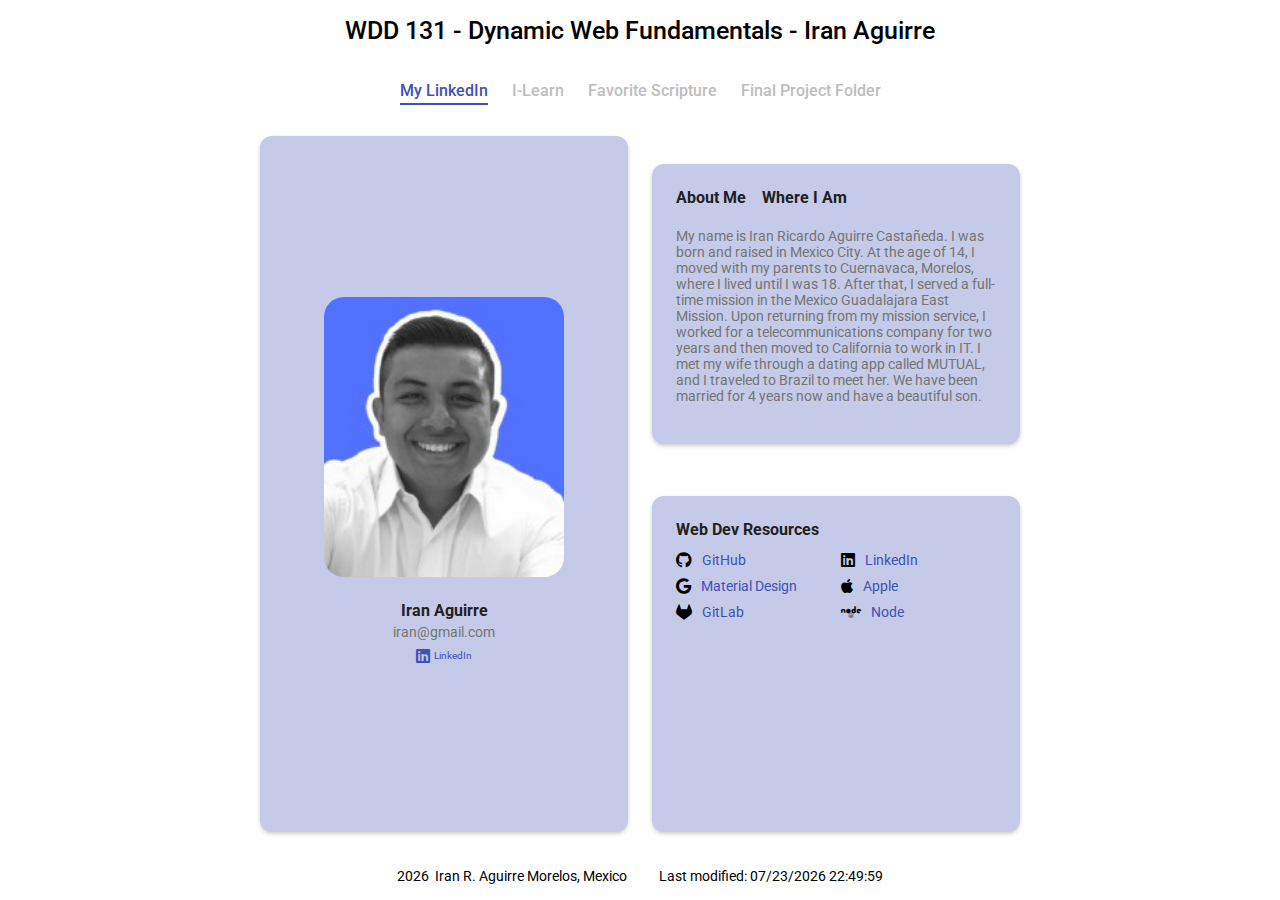
<file: index.html>
<!DOCTYPE html>
<html lang="en">
<head>
    <meta charset="UTF-8">
    <meta name="viewport" content="width=device-width, initial-scale=1.0">
    <title>WDD 131 - Dynamic Web Fundamentals - Iran Aguirre</title>
    <link rel="preconnect" href="https://fonts.googleapis.com">
<link rel="preconnect" href="https://fonts.gstatic.com" crossorigin>
<link href="https://fonts.googleapis.com/css2?family=Roboto:ital,wght@0,300;0,400;0,500;0,700;0,900;1,900&display=swap"
    rel="stylesheet">
    <link rel="stylesheet" href="./styles/base.css">
    <link rel="stylesheet" href="https://cdnjs.cloudflare.com/ajax/libs/font-awesome/6.5.2/css/all.min.css"/>

</head>
<body>
    <div class="container">
        <header class="page-header">
            <h1 class="header-title">WDD 131 - Dynamic Web Fundamentals - Iran Aguirre</h1>
            <nav class="main-navigation">
                <ul class="nav-list">
                    <li class="nav-item"><a href="https://www.linkedin.com/in/iran-aguirre/" class="nav-link active" target="_blank">My LinkedIn</a></li>
                    <li class="nav-item"><a href="https://byui.instructure.com/" class="nav-link" target="_blank">I-Learn</a></li>
                    <li class="nav-item"><a href="https://www.churchofjesuschrist.org/study/scriptures/dc-testament/dc/121?lang=spa&id=p7-p8#p7" class="nav-link" target="_blank">Favorite Scripture</a></li>
                    <li class="nav-item"><a href="#" class="nav-link" target="_blank">Final Project Folder</a></li>
                </ul>
            </nav>
        </header>
            
        <main class="main-content">
            <section class="card profile-card">
                <div class="profile-img-container">
                    <img src="./images/profile.jpeg" alt="Iran's Picture" class="profile-img">
                </div>
                <div class="profile-data">
                    <h4>Iran Aguirre</h4>
                    <p>iran@gmail.com</p>
                    <a href="https://www.linkedin.com/in/iran-aguirre/" target="_blank">
                        <i class="fab fa-linkedin resource-icon"></i>
                        <span>LinkedIn</span>
                    </a>
                </div>
            </section>
            <section class="card aboutme-card">
                <div class="card-title-row">
                    <h2 class="card-title" data-target="my-profile">About Me</h2>
                    <h2 class="card-title" data-target="my-country">Where I Am</h2>
                  </div>
                <div class="card-content my-profile">
                  <p>My name is Iran Ricardo Aguirre Castañeda. I was born and raised in Mexico City. At the age of 14, I moved with my parents to Cuernavaca, Morelos, where I lived until I was 18. After that, I served a full-time mission in the Mexico Guadalajara East Mission. Upon returning from my mission service, I worked for a telecommunications company for two years and then moved to California to work in IT. I met my wife through a dating app called MUTUAL, and I traveled to Brazil to meet her. We have been married for 4 years now and have a beautiful son.</p>
                </div>
                <div class="card-content my-country">
                  <div class="location-info">
                    <p class="location-description">Cuernavaca, Morelos, is a vibrant city located in central Mexico. Known for its pleasant climate, Cuernavaca is often referred to as the "City of Eternal Spring." It boasts beautiful colonial architecture, lush gardens, and a rich cultural heritage. Many visitors are drawn to its historic landmarks, such as the Palacio de Cortés and the Cuernavaca Cathedral. Additionally, Cuernavaca is famous for its traditional cuisine, including dishes like mole poblano and cochinita pibil.</p>
                  </div>
                </div>
              </section>
              <section class="card links-card">
                <h2 class="card-title">Web Dev Resources</h2>
                <ul class="resource-list">
                    <li><i class="fab fa-github resource-icon"></i><a href="#" class="resource-link" target="_blank">GitHub</a></li>
                    <li><i class="fab fa-linkedin resource-icon"></i><a href="#" class="resource-link" target="_blank">LinkedIn</a></li>
                    <li><i class="fab fa-google resource-icon"></i><a href="#" class="resource-link" target="_blank">Material Design</a></li>
                    <li><i class="fab fa-apple resource-icon"></i><a href="#" class="resource-link" target="_blank">Apple</a></li>
                    <li><i class="fab fa-gitlab resource-icon"></i><a href="#" class="resource-link" target="_blank">GitLab</a></li>
                    <li><i class="fab fa-node resource-icon"></i><a href="#" class="resource-link" target="_blank">Node</a></li>
                </ul>
            </section>
            
        </main>  
        <footer class="page-footer">
            <p class="footer-info">
              <span id="currentyear" class="current-year"></span> Iran R. Aguirre Morelos, Mexico
            </p>
            <p id="lastModified" class="last-modified"></p>
        </footer>
    </div>
      
    <script src="./scripts/getdates.js"></script>
</body>
</html>
</file>
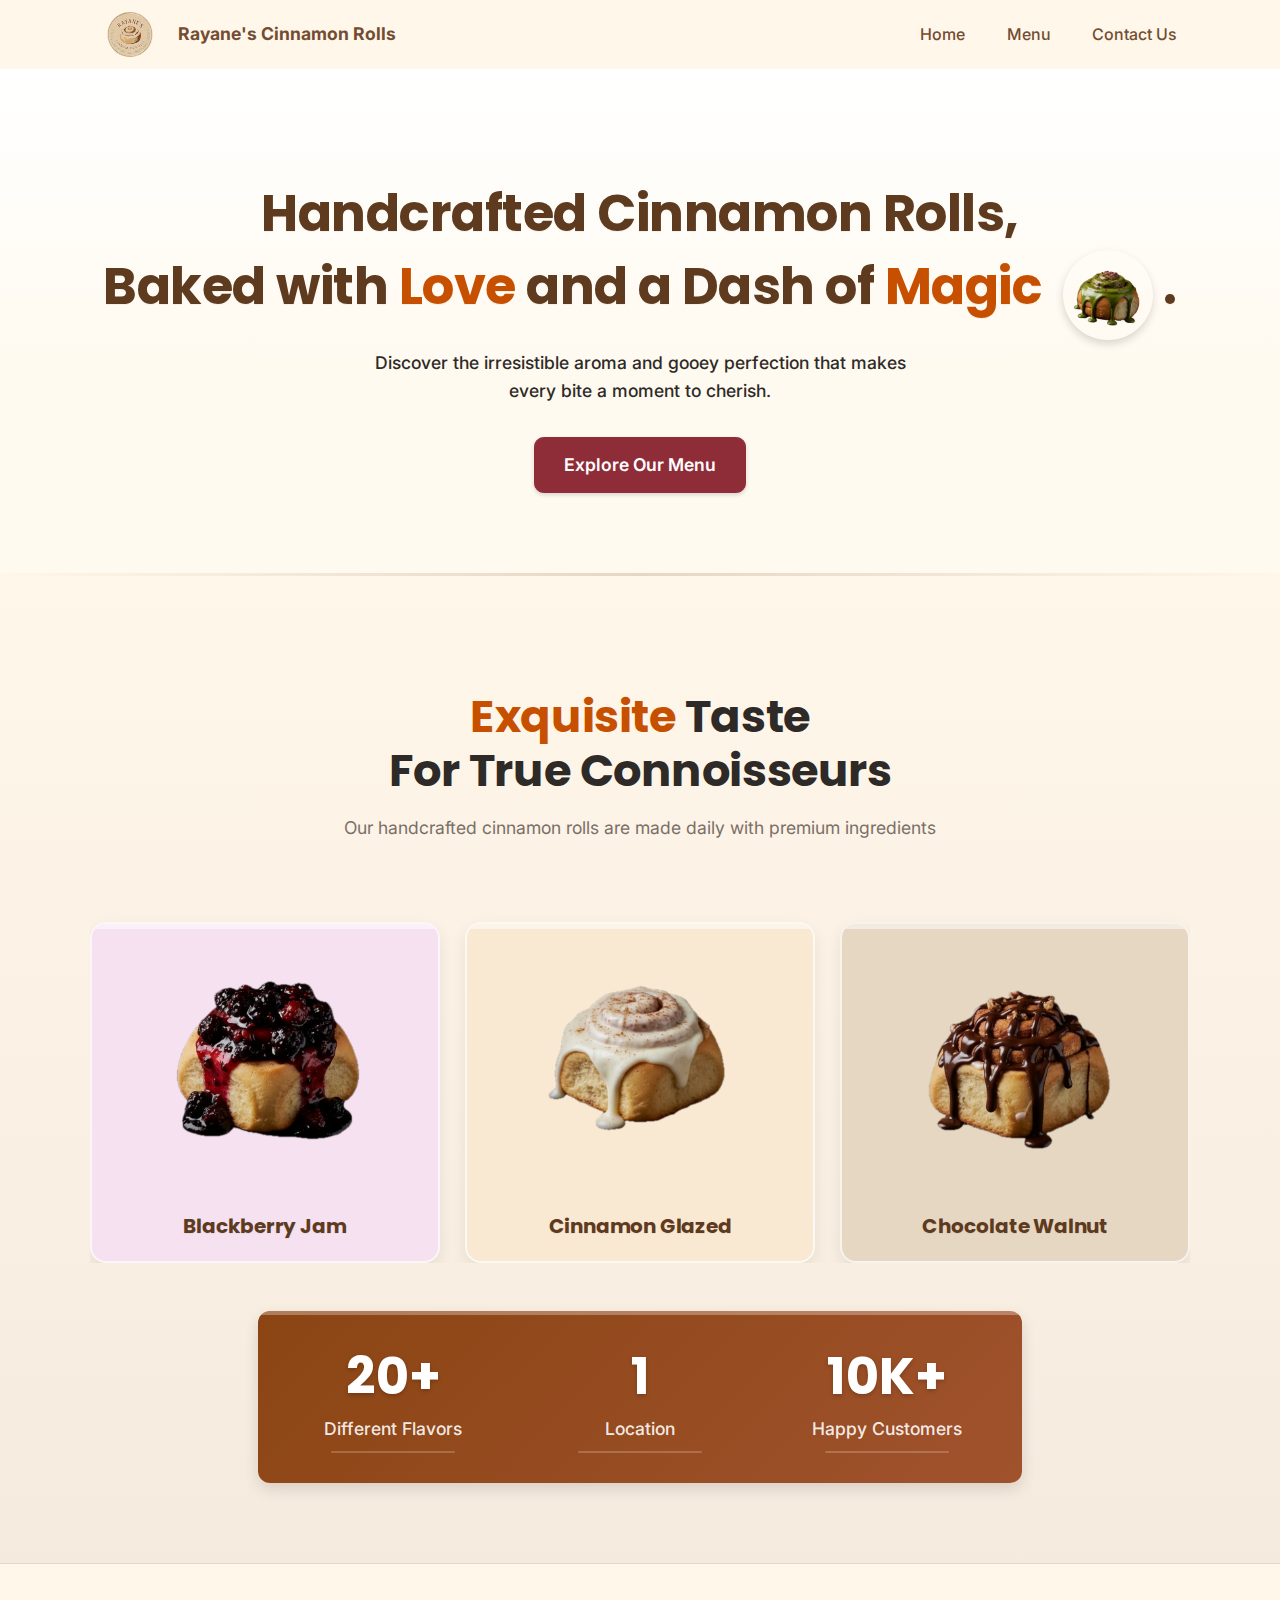
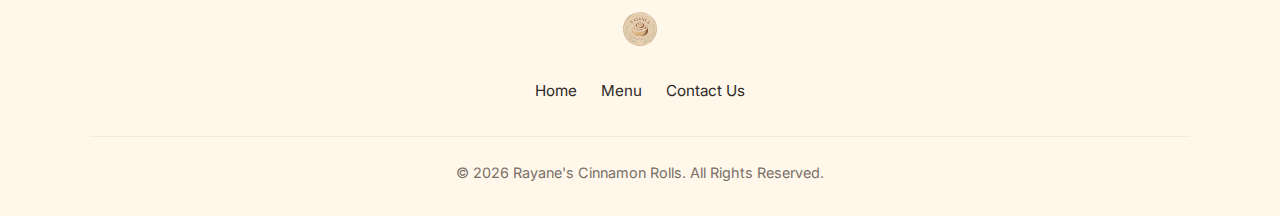
<file: final-project/index.html>
<!DOCTYPE html>
<html lang="en">
    <head>
        <meta charset="utf-8" />
        <meta name="viewport" content="width=device-width, initial-scale=1" />
        <meta
            name="description"
            content="Home page for the Final Project site"
        />
        <meta name="author" content="Iran Aguirre" />
        <title>Home — Final Project</title>
        <!-- Fonts: Inter for body, Poppins for headings -->
        <link rel="preconnect" href="https://fonts.gstatic.com" crossorigin />
        <link
            href="https://fonts.googleapis.com/css2?family=Inter:wght@400;500;600&family=Poppins:wght@600;700&display=swap"
            rel="stylesheet"
        />
        <!-- Font Awesome (icons) -->
        <link
            rel="stylesheet"
            href="https://cdnjs.cloudflare.com/ajax/libs/font-awesome/6.5.2/css/all.min.css"
            crossorigin="anonymous"
            referrerpolicy="no-referrer"
        />
        <link rel="stylesheet" href="styles/base.css" />
        <link rel="stylesheet" href="styles/home.css" />
    </head>
    <body>
        <header class="site-header container">
            <div class="brand">
                <a class="logo-link" href="index.html" aria-label="Home">
                    <img
                        src="images/logos/Rayaness-cin-logo.svg"
                        alt="Rayaness Cin logo"
                        class="logo"
                        width="80"
                        height="45"
                        decoding="async"
                    />
                    <span class="site-title">Rayane's Cinnamon Rolls</span>
                </a>
            </div>
            <button
                class="menu-toggle"
                aria-label="Open menu"
                aria-expanded="false"
            >
                <i class="fa-solid fa-bars" aria-hidden="true"></i>
            </button>
            <nav class="site-nav" aria-label="Main">
                <ul>
                    <li><a href="index.html">Home</a></li>
                    <li><a href="menu.html">Menu</a></li>
                    <li><a href="contact.html">Contact Us</a></li>
                </ul>
            </nav>
        </header>

        <main>
            <section class="hero">
                <div class="container">
                    <h1 class="hero-title">
                        Handcrafted Cinnamon Rolls, <br />
                        Baked with <span class="highlight">Love</span> and a
                        Dash of <span class="highlight">Magic</span>
                        <figure>
                            <img
                                src="images/menu/roll-05.webp"
                                alt="Hero Figure"
                            />
                        </figure>
                        .
                    </h1>
                    <p class="hero-subtitle">
                        Discover the irresistible aroma and gooey perfection
                        that makes every bite a moment to cherish.
                    </p>
                    <a href="menu.html" class="btn hero-cta"
                        >Explore Our Menu</a
                    >
                </div>
            </section>

            <section class="featured-products">
                <div class="container">
                    <h2 class="section-title">
                        <span class="highlight">Exquisite</span> Taste <br />For
                        True Connoisseurs
                    </h2>
                    <p class="section-subtitle">
                        Our handcrafted cinnamon rolls are made daily with
                        premium ingredients
                    </p>

                    <div class="product-showcase">
                        <div class="product-images">
                            <div class="product-image-container">
                                <!-- Product cards will be rendered here -->
                            </div>
                        </div>

                        <div class="stats-container">
                            <div class="stat-item">
                                <div class="stat-number">20+</div>
                                <div class="stat-label">Different Flavors</div>
                            </div>
                            <div class="stat-item">
                                <div class="stat-number">1</div>
                                <div class="stat-label">Location</div>
                            </div>
                            <div class="stat-item">
                                <div class="stat-number">10K+</div>
                                <div class="stat-label">Happy Customers</div>
                            </div>
                        </div>
                    </div>
                </div>
            </section>
        </main>

        <footer class="site-footer">
            <div class="container">
                <div class="footer-content">
                    <div class="footer-logo">
                        <img
                            src="images/logos/Rayaness-cin-logo.svg"
                            alt="Rayaness Cin logo"
                            width="60"
                            height="34"
                            decoding="async"
                        />
                    </div>
                    <div class="footer-links">
                        <nav aria-label="Footer">
                            <ul>
                                <li><a href="index.html">Home</a></li>
                                <li><a href="menu.html">Menu</a></li>
                                <li><a href="contact.html">Contact Us</a></li>
                            </ul>
                        </nav>
                    </div>
                </div>
                <div class="copyright">
                    &copy; <span id="currentYear">2025</span> Rayane's Cinnamon
                    Rolls. All Rights Reserved.
                </div>
            </div>
        </footer>

        <script src="scripts/main.js"></script>
    </body>
</html>
</file>
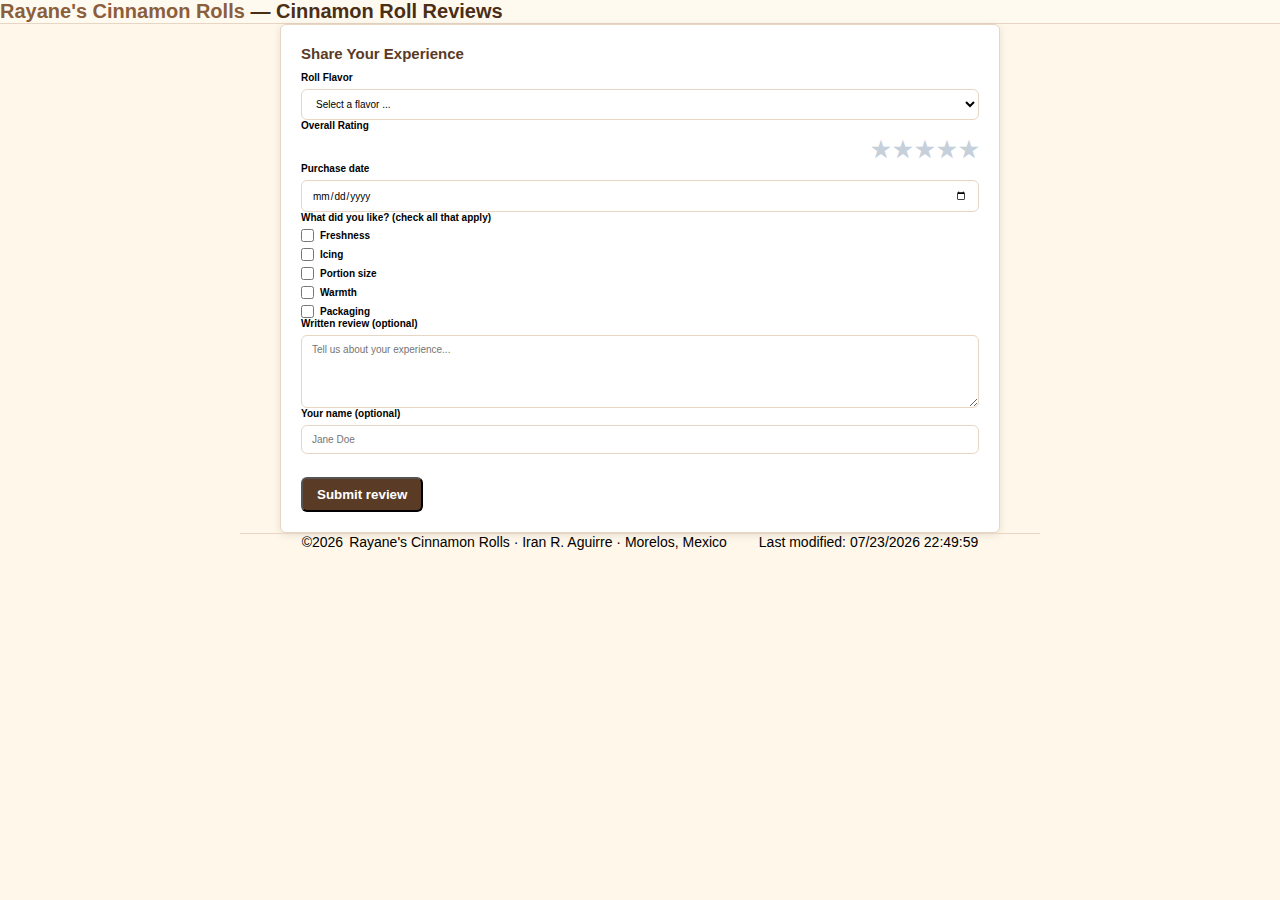
<file: form.html>
<!DOCTYPE html>
<html lang="en-US">
    <head>
        <meta charset="UTF-8" />
        <meta name="viewport" content="width=device-width, initial-scale=1.0" />
        <title>Rayane's Cinnamon Rolls | Product Review</title>
        <meta
            name="description"
            content="Product review form for Rayane's Cinnamon Rolls."
        />
        <meta name="author" content="Iran Aguirre" />
        <link rel="preconnect" href="https://fonts.googleapis.com" />
        <link rel="preconnect" href="https://fonts.gstatic.com" crossorigin />
        <link
            href="https://fonts.googleapis.com/css2?family=Inter:wght@300;400;600;700&display=swap"
            rel="stylesheet"
        />
        <link rel="stylesheet" href="./styles/base.css" />
        <link rel="stylesheet" href="./styles/form.css" />
    </head>
    <body>
        <header>
            <h1>
                <span id="form-title">Rayane's Cinnamon Rolls</span>
                — Cinnamon Roll Reviews
            </h1>
        </header>
        <main>
            <section class="form-card" aria-labelledby="reviewFormHeading">
                <h2 id="reviewFormHeading" class="section-title">
                    Share Your Experience
                </h2>
                <form method="get" action="review.html" class="review-form">
                    <fieldset>
                        <legend class="sr-only">Product details</legend>

                        <div class="form-control">
                            <label for="productName">Roll Flavor</label>
                            <select
                                id="productName"
                                name="productName"
                                required
                            >
                                <option value="" disabled selected>
                                    Select a flavor ...
                                </option>
                                <!-- Options populated by JS -->
                            </select>
                        </div>

                        <div class="form-control">
                            <span class="control-label">Overall Rating</span>
                            <div
                                class="rating"
                                role="radiogroup"
                                aria-label="Overall Rating"
                            >
                                <input
                                    type="radio"
                                    id="rating5"
                                    name="rating"
                                    value="5"
                                    required
                                />
                                <label for="rating5" title="5 stars">★</label>

                                <input
                                    type="radio"
                                    id="rating4"
                                    name="rating"
                                    value="4"
                                />
                                <label for="rating4" title="4 stars">★</label>

                                <input
                                    type="radio"
                                    id="rating3"
                                    name="rating"
                                    value="3"
                                />
                                <label for="rating3" title="3 stars">★</label>

                                <input
                                    type="radio"
                                    id="rating2"
                                    name="rating"
                                    value="2"
                                />
                                <label for="rating2" title="2 stars">★</label>

                                <input
                                    type="radio"
                                    id="rating1"
                                    name="rating"
                                    value="1"
                                />
                                <label for="rating1" title="1 star">★</label>
                            </div>
                        </div>

                        <div class="form-control">
                            <label for="purchaseDate">Purchase date</label>
                            <input
                                type="date"
                                id="purchaseDate"
                                name="purchaseDate"
                                required
                            />
                        </div>

                        <div class="form-control">
                            <span class="control-label"
                                >What did you like? (check all that apply)</span
                            >
                            <div class="checkbox-group">
                                <div class="checkbox-item">
                                    <input
                                        type="checkbox"
                                        id="feature1"
                                        name="features"
                                        value="durability"
                                    />
                                    <label for="feature1">Freshness</label>
                                </div>
                                <div class="checkbox-item">
                                    <input
                                        type="checkbox"
                                        id="feature2"
                                        name="features"
                                        value="ease-of-use"
                                    />
                                    <label for="feature2">Icing</label>
                                </div>
                                <div class="checkbox-item">
                                    <input
                                        type="checkbox"
                                        id="feature3"
                                        name="features"
                                        value="design"
                                    />
                                    <label for="feature3">Portion size</label>
                                </div>
                                <div class="checkbox-item">
                                    <input
                                        type="checkbox"
                                        id="feature4"
                                        name="features"
                                        value="performance"
                                    />
                                    <label for="feature4">Warmth</label>
                                </div>
                                <div class="checkbox-item">
                                    <input
                                        type="checkbox"
                                        id="feature5"
                                        name="features"
                                        value="value"
                                    />
                                    <label for="feature5">Packaging</label>
                                </div>
                            </div>
                        </div>

                        <div class="form-control">
                            <label for="review"
                                >Written review (optional)</label
                            >
                            <textarea
                                id="review"
                                name="review"
                                rows="5"
                                placeholder="Tell us about your experience..."
                            ></textarea>
                        </div>

                        <div class="form-control">
                            <label for="username">Your name (optional)</label>
                            <input
                                type="text"
                                id="username"
                                name="username"
                                placeholder="Jane Doe"
                            />
                        </div>
                    </fieldset>

                    <div class="form-actions">
                        <input
                            type="submit"
                            value="Submit review"
                            class="btn"
                        />
                    </div>
                </form>
            </section>
        </main>
        <footer class="page-footer">
            <p class="footer-info">
                © <span id="currentyear" class="current-year"></span> Rayane's
                Cinnamon Rolls · Iran R. Aguirre · Morelos, Mexico
            </p>
            <p id="lastModified" class="last-modified"></p>
        </footer>
        <script src="./scripts/getdates.js" defer></script>
        <script src="./scripts/form.js" defer></script>
    </body>
</html>
</file>
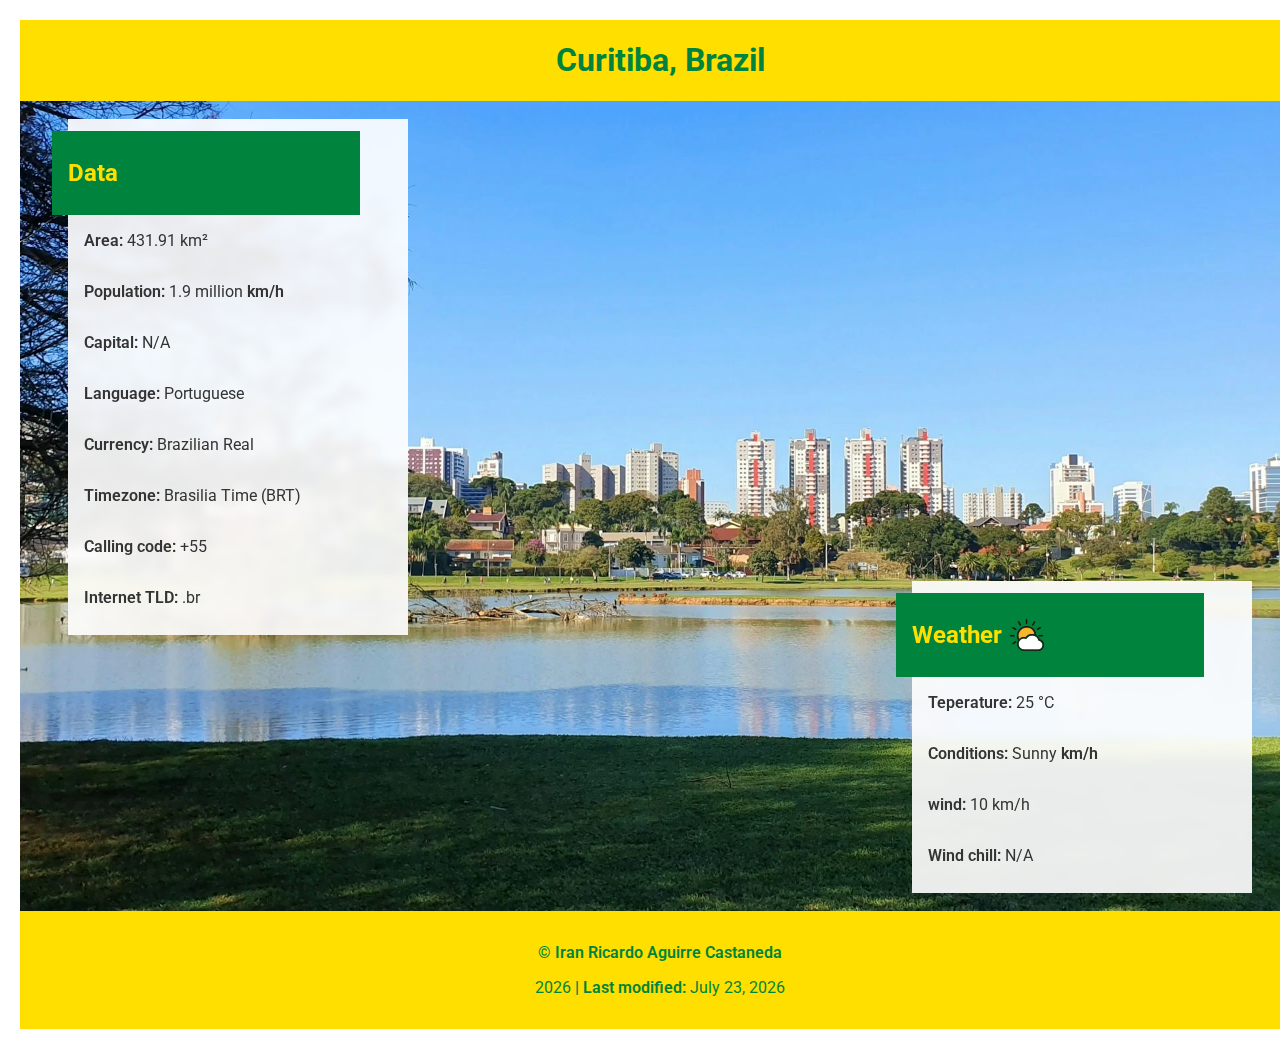
<file: place.html>
<!DOCTYPE html>
<html lang="en">
<head>
    <meta charset="UTF-8">
    <meta name="viewport" content="width=device-width, initial-scale=1.0">
    <title>Country or Place</title>
    <meta name="author" content="Iran Ricardo Aguirre castaneda">
    <meta name="description" content="A simple weather app for curitiba, Brazil using HTML, CSS and JavaScript with a responsive design">
    <link rel="preconnect" href="https://fonts.googleapis.com">
<link rel="preconnect" href="https://fonts.gstatic.com" crossorigin>
<link href="https://fonts.googleapis.com/css2?family=Roboto:ital,wght@0,100;0,300;0,400;0,500;0,700;0,900;1,100;1,300;1,400;1,500;1,700;1,900&display=swap" rel="stylesheet">
    <link rel="stylesheet" href="./styles/place.css">
<script src="./scripts/place.js" defer></script>

</head>
<body>
    <div class="container">
        <header class="header">
            <h1>Curitiba, Brazil</h1>
        </header>
        <main>
            <section class="hero">
                <picture>
                    <source srcset="./images/curitiba-mobile.webp" media="(max-width: 600px)">
                    <source srcset="./images/curitiba-desktop.webp" media="(min-width: 601px)">
                    <img src="hero-desktop.webp" alt="Curitiba - Brasil">
                </picture>
            </section>
            <section class="weather-container">
                <div class="weather-content">
                    <div class="weather-data weather-card">
                        <div class="weather-data-title">
                            <h2>Data</h2>
                        </div>
                        <p>Area: <span id="area"></span></p>
                        <p>Population: <span id="population">10</span> km/h</p>
                        <p>Capital: <span id="capital">N/A</span></p>
                        <p>Language: <span id="language">N/A</span></p>
                        <p>Currency: <span id="currency"></span></p>
                        <p>Timezone: <span id="timezone">N/A</span></p>
                        <p>Calling code: <span id="callingCode">N/A</span></p>
                        <p>Internet TLD: <span id="internetTld">N/A</span></p>
                    </div>
                    <div class="weather weather-card">
                        <div class="weather-data-title weather-data-title-mobile">
                            <h2>Weather</h2>
                            <img class="icons" src="./images/weather_clouds_sun_sunny_icon.svg" alt=" weather icon">
                        </div>
                        <p>Teperature: <span id="temperature"></span></p>
                        <p>Conditions: <span id="condition">10</span> km/h</p>
                        <p>wind: <span id="wind">N/A</span></p>
                        <p>Wind chill: <span id="windChill">N/A</span></p>
                    </div>
                </div>
            </section>
        </main>
        <footer class="footer-content">
            <p>&copy; Iran Ricardo Aguirre Castaneda</p>
            <p> <span id="year"></span> | Last modified: <span id="last-modified"></span></p>
        </footer>
    </div>
</body>
</html>
</file>
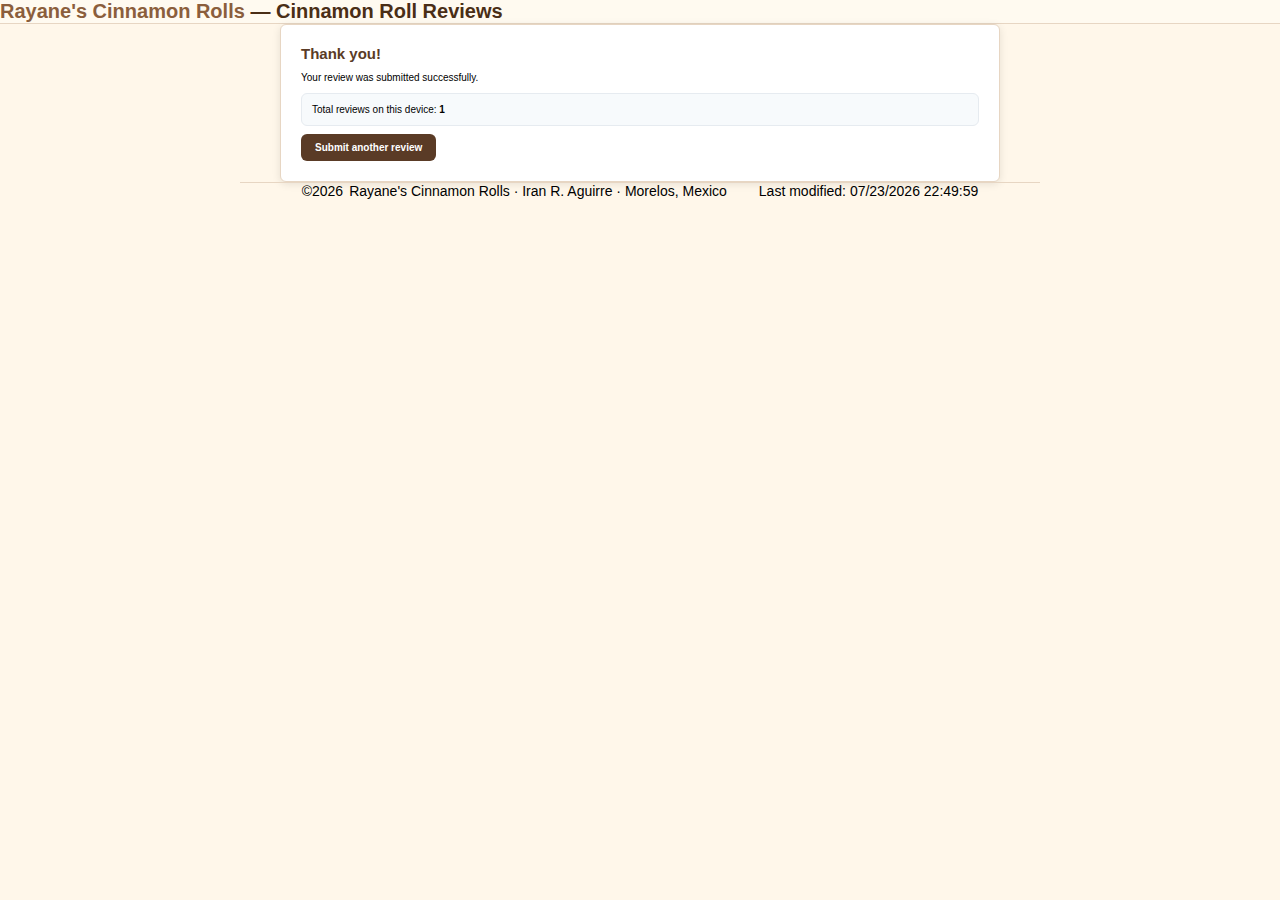
<file: review.html>
<!DOCTYPE html>
<html lang="en-US">
    <head>
        <meta charset="UTF-8" />
        <meta name="viewport" content="width=device-width, initial-scale=1.0" />
        <title>Review Submitted | Rayane's Cinnamon Rolls</title>
        <meta
            name="description"
            content="Review submission confirmation and counter."
        />
        <meta name="author" content="Iran Aguirre" />
        <link rel="preconnect" href="https://fonts.googleapis.com" />
        <link rel="preconnect" href="https://fonts.gstatic.com" crossorigin />
        <link
            href="https://fonts.googleapis.com/css2?family=Inter:wght@300;400;600;700&display=swap"
            rel="stylesheet"
        />
        <link rel="stylesheet" href="./styles/base.css" />
        <link rel="stylesheet" href="./styles/form.css" />
    </head>
    <body>
        <header>
            <h1>
                <span id="course-title">Rayane's Cinnamon Rolls</span>
                — Cinnamon Roll Reviews
            </h1>
        </header>
        <main>
            <section class="form-card" aria-labelledby="confirmHeading">
                <h2 id="confirmHeading" class="section-title">Thank you!</h2>
                <p>Your review was submitted successfully.</p>

                <div class="counter-card">
                    <p>
                        Total reviews on this device:
                        <strong id="reviewCount">0</strong>
                    </p>
                </div>

                <div class="form-actions">
                    <a class="btn" href="form.html">Submit another review</a>
                </div>
            </section>
        </main>
        <footer class="page-footer">
            <p class="footer-info">
                © <span id="currentyear" class="current-year"></span> Rayane's
                Cinnamon Rolls · Iran R. Aguirre · Morelos, Mexico
            </p>
            <p id="lastModified" class="last-modified"></p>
        </footer>
        <script src="./scripts/getdates.js" defer></script>
        <script src="./scripts/review.js" defer></script>
    </body>
</html>
</file>
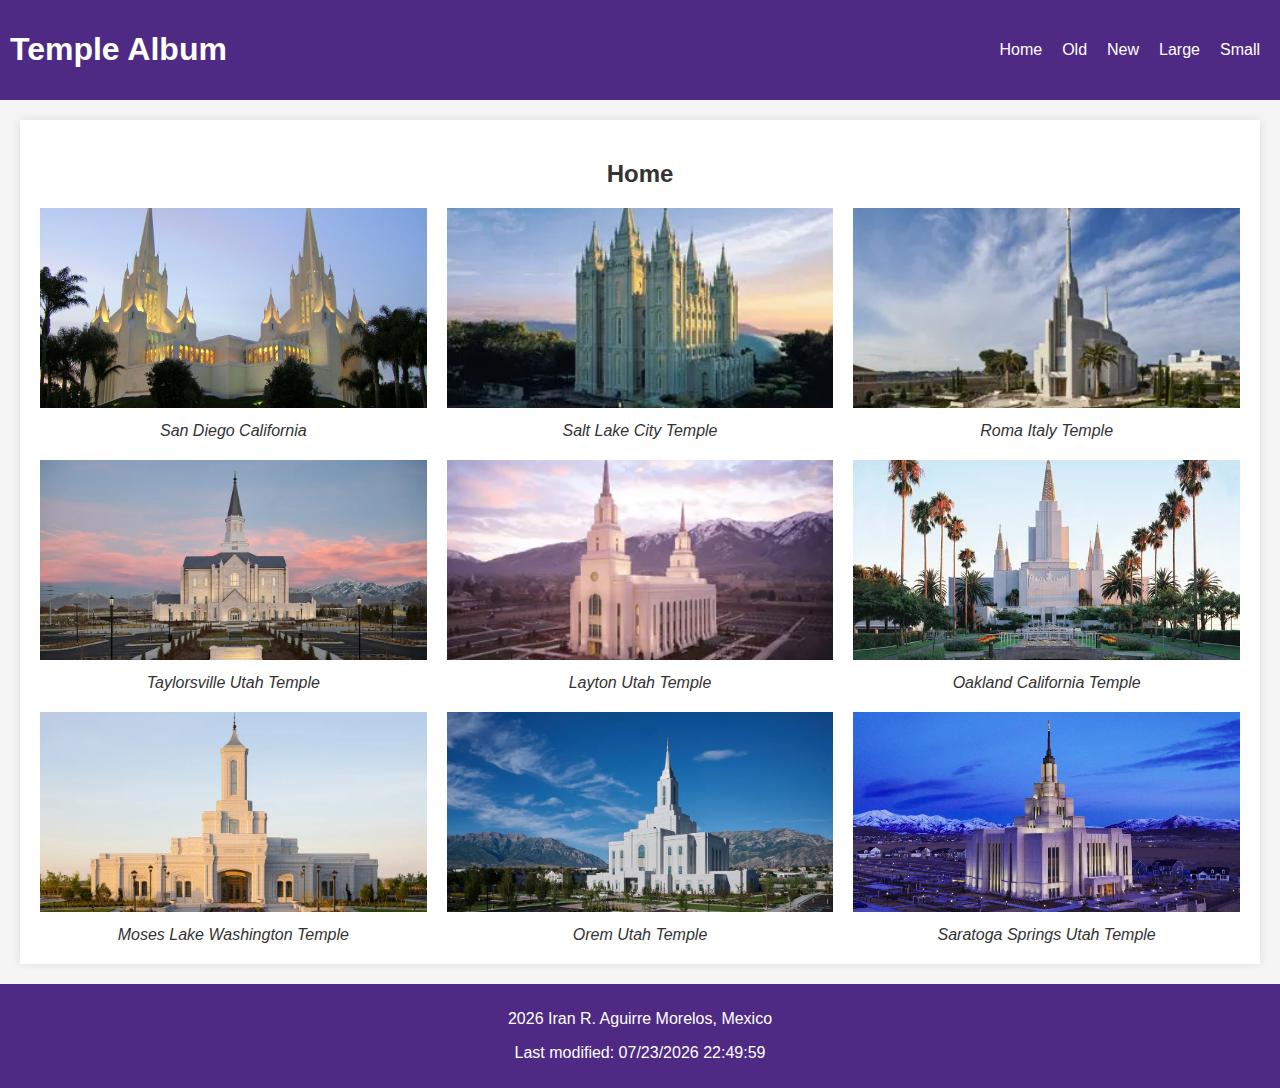
<file: temples.html>
<!DOCTYPE html>
<html lang="en-US">
<head>
   <meta charset="UTF-8">
   <meta name="viewport" content="width=device-width, initial-scale=1.0">
   <title>Temple Album</title>
   <meta name="author" content="Iran Ricardo Aguirre castaneda">
   <meta name="description" content="A collection of temples from around the world. This is a project for a second week of the Dynamic Web Fundamentals course.">
   <link rel="stylesheet" href="./styles/temples.css">
   <link rel="stylesheet" href="./styles/temples-large.css">
</head>
<body class="body">
    <header class="header">
        <h1 class="title">Temple Album</h1>
        <nav class="nav">
            <a href="#" class="nav-link">Home</a>
            <a href="#" class="nav-link">Old</a>
            <a href="#" class="nav-link">New</a>
            <a href="#" class="nav-link">Large</a>
            <a href="#" class="nav-link">Small</a>
        </nav>
        <button class="hamburger">&#9776;</button>
    </header>
    
    
    <main class="main">
        <h2 class="heading">Home</h2>
        <div class="temple-grid">
            <figure class="temple-figure">
                <img src="./images/temples/San-Diego-California-Temple3.webp" alt="Temple Image San Diego" class="temple-image">
                <figcaption class="temple-caption">San Diego California</figcaption>
            </figure>
            <figure class="temple-figure">
                <img src="./images/temples/salt_lake_temple_lds.webp" alt="Temple Image" class="temple-image">
                <figcaption class="temple-caption">Salt Lake City Temple</figcaption>
            </figure>
            <figure class="temple-figure">
                <img src="./images/temples/rome_italy_temple.webp" alt="Temple Image" class="temple-image">
                <figcaption class="temple-caption">Roma Italy Temple</figcaption>
            </figure>
            <figure class="temple-figure">
                <img src="./images/temples/taylorsville_utah_temple_exteriors.webp" alt="Taylorsville Utah Temple" class="temple-image">
                <figcaption class="temple-caption">Taylorsville Utah Temple</figcaption>
            </figure>
            <figure class="temple-figure">
                <img src="./images/temples/layton_utah_temple_exterior.webp" alt="Layton Utah Temple" class="temple-image">
                <figcaption class="temple-caption">Layton Utah Temple</figcaption>
            </figure>
            <figure class="temple-figure">
                <img src="./images/temples/Oakland-California-Temple1b.webp" alt="Oakland California Temple" class="temple-image">
                <figcaption class="temple-caption">Oakland California Temple</figcaption>
            </figure>
            <figure class="temple-figure">
                <img src="./images/temples/moses_lake_washington_temple_exterior.webp" alt="Moses Lake Washington Temple " class="temple-image">
                <figcaption class="temple-caption">Moses Lake Washington Temple </figcaption>
            </figure>
            <figure class="temple-figure">
                <img src="./images/temples/orem_utah_temple_exterior.webp" alt="Orem Utah Temple" class="temple-image">
                <figcaption class="temple-caption">Orem Utah Temple</figcaption>
            </figure>
            <figure class="temple-figure">
                <img src="./images/temples/saratoga_springs.webp" alt="Saratoga Springs Utah Temple" class="temple-image">
                <figcaption class="temple-caption">Saratoga Springs Utah Temple</figcaption>
            </figure>
            
        </div>
        
    </main>
    <footer class="footer">
        <p class="footer-info">
            <span id="currentyear" class="current-year"></span> Iran R. Aguirre Morelos, Mexico
          </p>
          <p id="lastModified" class="last-modified"></p>
    </footer>
    <script src="./scripts/temples.js" defer></script>
</body>
</html>
</file>
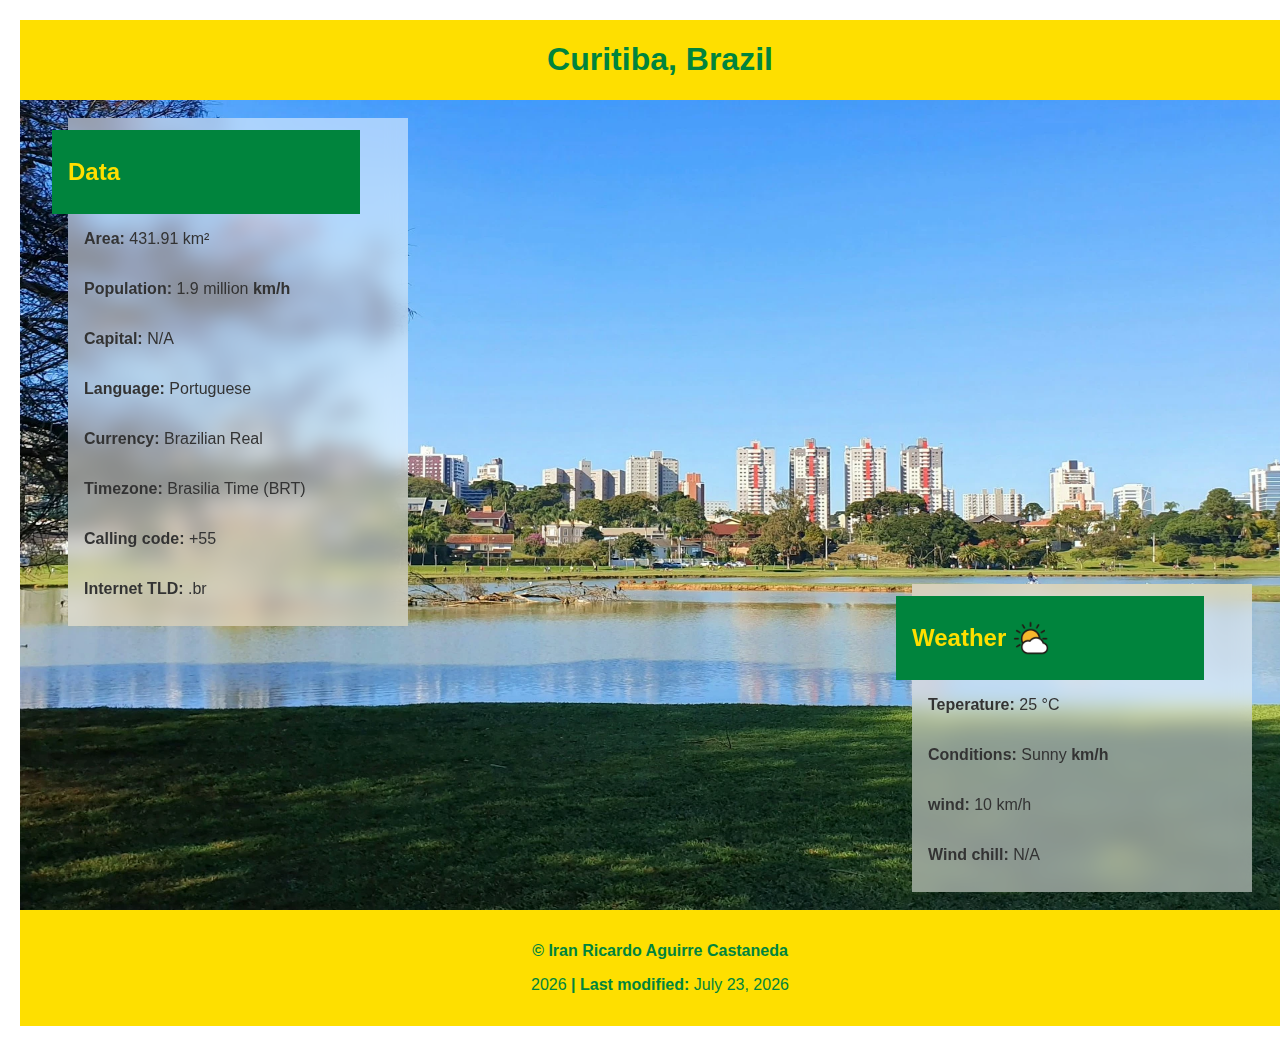
<file: week-03/place.html>
<!DOCTYPE html>
<html lang="en">
<head>
    <meta charset="UTF-8">
    <meta name="viewport" content="width=device-width, initial-scale=1.0">
    <title>Country or Place</title>
    <meta name="author" content="Iran Ricardo Aguirre castaneda">
    <link rel="stylesheet" href="./styles/place.css">

</head>
<body>
    <div class="container">
        <header class="header">
            <h1>Curitiba, Brazil</h1>
        </header>
        <main>
            <section class="hero">
                <picture>
                    <source srcset="./images/curitiba-mobile.webp" media="(max-width: 600px)">
                    <source srcset="./images/curitiba-desktop.webp" media="(min-width: 601px)">
                    <img src="hero-desktop.webp" alt="Curitiba - Brasil">
                </picture>
            </section>
            <section class="weather-container">
                <div class="weather-content">
                    <div class="weather-data weather-card">
                        <div class="weather-data-title">
                            <h2>Data</h2>
                        </div>
                        <p>Area: <span id="area"></span></p>
                        <p>Population: <span id="population">10</span> km/h</p>
                        <p>Capital: <span id="capital">N/A</span></p>
                        <p>Language: <span id="language">N/A</span></p>
                        <p>Currency: <span id="currency"></span></p>
                        <p>Timezone: <span id="timezone">N/A</span></p>
                        <p>Calling code: <span id="callingCode">N/A</span></p>
                        <p>Internet TLD: <span id="internetTld">N/A</span></p>
                    </div>
                    <div class="weather weather-card">
                        <div class="weather-data-title weather-data-title-mobile">
                            <h2>Weather</h2>
                            <img class="icons" src="./images/weather_clouds_sun_sunny_icon.png" alt=" weather icon">
                        </div>
                        <p>Teperature: <span id="temperature"></span></p>
                        <p>Conditions: <span id="condition">10</span> km/h</p>
                        <p>wind: <span id="wind">N/A</span></p>
                        <p>Wind chill: <span id="windChill">N/A</span></p>
                    </div>
                </div>
            </section>
        </main>
        <footer class="footer-content">
            <p>&copy; Iran Ricardo Aguirre Castaneda</p>
            <p> <span id="year"></span> | Last modified: <span id="last-modified"></span></p>
        </footer>
    </div>

    <script src="./scripts/place.js" defer></script>
</body>
</html>
</file>
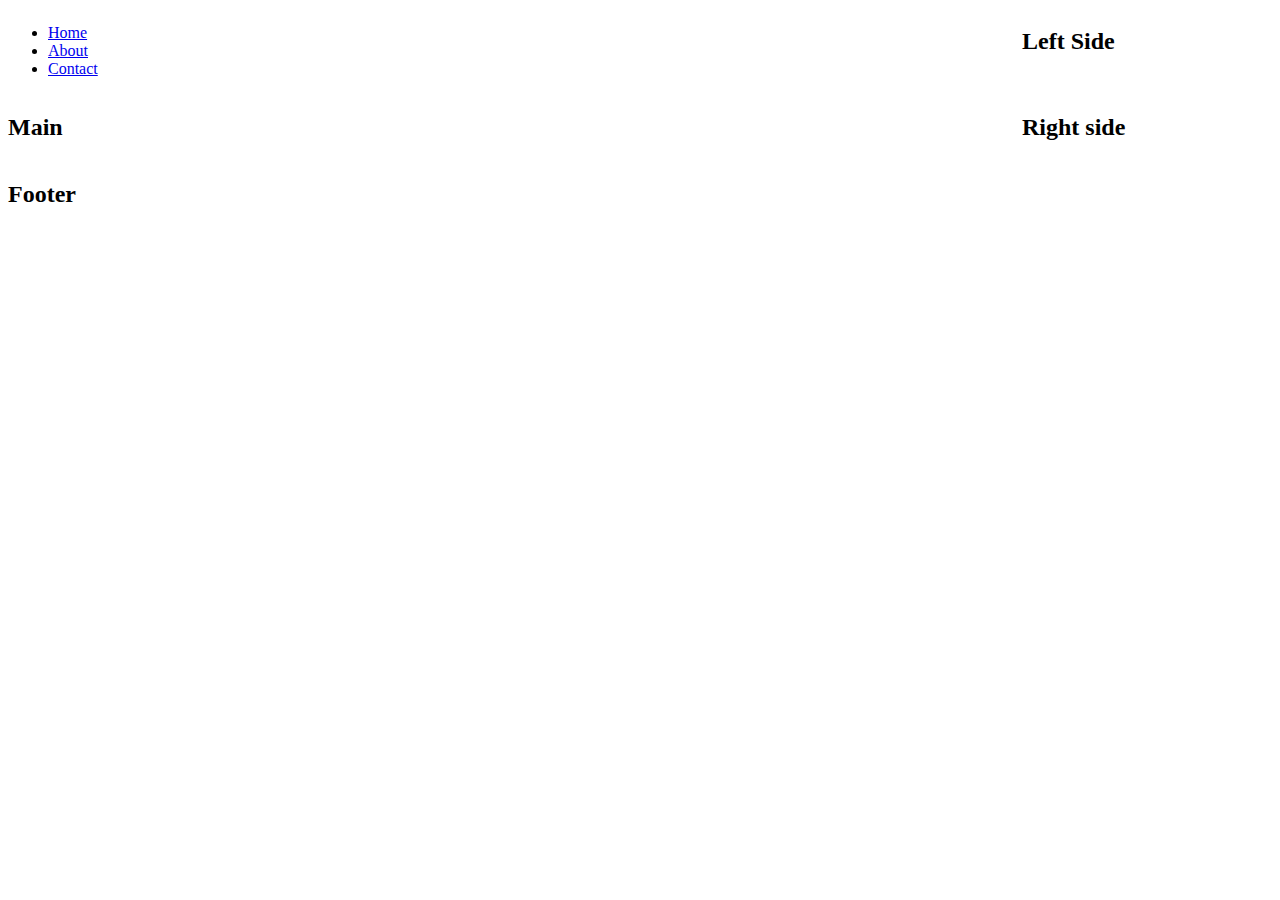
<file: week01/basic-layout.html>
<!DOCTYPE html>
<html lang="en">
    <head>
        <meta charset="UTF-8" />
        <meta name="viewport" content="width=device-width, initial-scale=1.0" />
        <title>Iran Aguirre - WDD 131</title>
        <link rel="stylesheet" href="/week01/styles/layout.css" />
    </head>
    <body>
        <header>
            <nav>
                <ul>
                    <li><a href="#">Home</a></li>
                    <li><a href="#">About</a></li>
                    <li><a href="#">Contact</a></li>
                </ul>
            </nav>
        </header>
        <aside><h2>Left Side</h2></aside>
        <main><h2>Main</h2></main>
        <aside><h2>Right side</h2></aside>
        <footer><h2>Footer</h2></footer>
    </body>
</html>
</file>
<file: styles/base.css>
:root {
    --font: "Roboto", sans-serif;

/* Spacing */
--spacing-xs: 0.4rem;   /* Extra small */
--spacing-sm: 0.8rem;   /* Small */
--spacing-md: 1.6rem;   /* Medium */
--spacing-lg: 2.4rem;   /* Large */
--spacing-xl: 3.2rem;   /* Extra large */

/* Font Size */
--font-size-xs: 1.2rem;  /* Extra small */
--font-size-sm: 1.4rem;  /* Small */
--font-size-md: 1.6rem;  /* Medium */
--font-size-lg: 2rem;    /* Large */
--font-size-xl: 2.4rem;  /* Extra large */

/* Elevation */
--elevation-xs: 0 0.1rem 0.2rem rgba(0, 0, 0, 0.1); /* Extra small */
--elevation-sm: 0 0.2rem 0.4rem rgba(0, 0, 0, 0.2); /* Small */
--elevation-md: 0 0.4rem 0.8rem rgba(0, 0, 0, 0.3); /* Medium */
--elevation-lg: 0 0.8rem 1.6rem rgba(0, 0, 0, 0.4); /* Large */
--elevation-xl: 0 1.2rem 2.4rem rgba(0, 0, 0, 0.5); /* Extra large */

/* Primary Colors */
--primary-color: #3F51B5; /* Navy blue */
--primary-light: #C5CAE9;
--primary-dark: #303F9F;

/* Secondary Colors */
--secondary-color: #FF9800; /* Orange */
--secondary-light: #FFE0B2;
--secondary-dark: #F57C00;

/* Background Colors */
--background-color: #FFFFFF; /* White */
--background-dark: #F5F5F5;

/* Text Colors */
--text-primary: #212121; /* Dark grey */
--text-secondary: #757575; /* Grey */
--text-hint: #BDBDBD; /* Light grey */

/* Link Colors */
--link-color: var(--primary-color); /* Navy blue */
--link-hover: var(--primary-dark); /* Dark navy blue */
--link-visited: var(--primary-light); /* Light blue */

/* Button Colors */
--button-color: var(--primary-color); /* Navy blue */
--button-hover: var(--primary-dark); /* Dark navy blue */
--button-text: #FFFFFF; /* White */
--button-disabled: #BDBDBD; /* Light grey */

/* Divider Colors */
--divider-color: #BDBDBD; /* Light grey */

}


  *,
*:before,
*:after {
box-sizing: border-box;
margin: 0;
padding: 0;
}

html{
    font-size: 62.5%;
}
body {
    font-family: var(--font);
}
ul{
    list-style: none;
  }
a {
    text-decoration: none;
    color: black;
}

.container {
  height: 100vh;
  width: 120rem;
  margin: 0 auto;
  display: flex;
  flex-direction: column;
  padding: var(--spacing-md);
  row-gap: var(--spacing-md);
}

.main-content,
.footer {
  flex: 1;
  overflow-y: auto;
}
.page-header{
  position: relative;
}
.page-header{
  display: flex;
  flex-direction: column;
  align-items: center;
  row-gap: var(--spacing-md);
}
.header-title{
  font-size: var(--font-size-xl);
}
.header-title {
  font-weight: 500;
  font-size: 2.5rem;
  text-align: center;
  margin-bottom: 1.5rem;
  position: relative;
  padding-bottom: 0.5rem;
 }
.main-navigation .nav-list{
  display: flex;
  font-size: var(--font-size-md);
  align-items: center;
  column-gap: var(--spacing-lg);
}
.nav-link{
  font-weight: 500;
  color: var(--text-hint);
}
.nav-link.active{
  color: var(--link-color);
}
.nav-link {
  position: relative;
  padding-bottom: 5px; 
}

.nav-link.active::after {
  content: "";
  position: absolute;
  left: 0;
  bottom: 0;
  width: 100%;
  height: 2px; 
  background-color: var(--link-color); 
}
.main-content{
  width: 80rem;
  margin: 0 auto;
  display: grid;
  grid-template-rows: repeat(2, 1fr);
  grid-template-columns: repeat(2, 1fr);
  align-items: center;
  justify-items: center;
  gap: var(--spacing-lg);
  padding: 2rem;
}
.profile-card{
  grid-column: 1/2;
  grid-row: 1/3;
}
.profile-card,
.aboutme-card,
.links-card{
  background-color: var(--primary-light);
  width: 100%;
  height: 100%;
  border-radius: 1.2rem;
  padding: var(--spacing-lg);
  box-shadow: var(--elevation-sm);
}
.profile-card{
  display: flex;
  flex-direction: column;
  align-items: center;
  justify-content: center;
  row-gap: var(--spacing-md);
}
.profile-img-container{
  width: 24rem;
  height: 28rem;
  background-color: #303F9F;
  border-radius: 2rem;
  overflow: hidden;
}
.profile-img-container .profile-img{
  width: 100%;
  height: 100%;
  object-fit: cover;
}
.profile-data {
    font-family: var(--font);
    padding: var(--spacing-sm);
    display: flex;
    flex-direction: column;
    align-items: center;
    text-align: center;
  }
  
  .profile-data h4 {
    font-size: var(--font-size-md);
    color: var(--text-primary);
    margin-bottom: var(--spacing-xs);
  }
  
  .profile-data p {
    font-size: var(--font-size-sm);
    color: var(--text-secondary);
    margin-bottom: var(--spacing-sm);
  }
  
  .profile-data a {
    display: flex;
    align-items: center;
    color: var(--link-color);
    text-decoration: none;
    transition: color 0.3s ease;
  }
  
  .profile-data a:hover {
    color: var(--link-hover);
  }
  
  .profile-data .resource-icon {
    font-size: var(--font-size-md);
    margin-right: var(--spacing-xs);
  }
  .aboutme-card{
    height: 28rem;
  }
  
  .card-title:hover {
    color: var(--link-hover);
  }
  
  .card-content {
    display: none;
    max-height: 30rem; 
    overflow-y: auto;
  }

  .card-title-row {
    display: flex;
    flex-wrap: wrap;
    margin-bottom: var(--spacing-md);
  }
  
  .card-title {
    font-size: var(--font-size-md);
    color: var(--text-primary);
    margin-right: var(--spacing-md);
    cursor: pointer;
    transition: color 0.3s ease;
  }
  
  .card-title:hover {
    color: var(--link-hover);
  }
  .card-content p {
    word-wrap: break-word;
  }
  .location-info p,
  .my-profile p{
    font-size: 1.4rem;
    color: var(--text-secondary);
  }
 
  .card-title {
    position: relative;
    padding-bottom: .5rem;
  }
  
  .card-title::after {
    content: "";
    position: absolute;
    left: 0;
    bottom: 0;
    width: 0;
    height: .2rem;
    background-color: #3F51B5;
    transition: width 0.3s ease;
  }
  
  .card-title.active::after {
    width: 100%;
  }
  .links-card .card-title{
    margin-bottom: var(--spacing-sm);
  }
  .resource-list {
    list-style-type: none;
    padding: 0;
    display: flex;
    flex-wrap: wrap;
    justify-content: space-between;
  }
  
  .resource-list li {
    width: calc(50% - .5rem);
    margin-bottom: 1rem;
    display: flex;
    align-items: center;
  }
  
  .resource-icon {
    margin-right: 1rem;
    font-size: var(--font-size-md);
  }
  
  .resource-link {
    color: var(--link-color);
    font-size: var(--font-size-sm);

    text-decoration: none;
    transition: color 0.3s ease;
  }
  
  .resource-link:hover {
    color: #0056b3;
  }
  
  .page-footer{
    width: 80rem;
    margin: 0 auto;
    display: flex;
    justify-content: center;
    gap: var(--spacing-xl);
    font-size: var(--font-size-sm);
  }
  .footer-info{
    display: flex;
  }
  .current-year{
    margin-right: .6rem;
  }
</file>
<file: final-project/styles/base.css>
/* Color palette */
:root {
    --bg: #fff7ea;
    --ink: #2e2a27;
    --brand: #8b5e3c;
    --brand-600: #734c31;
    --brand-dark: #5e3a1f;
    --accent: #b23a48;
    --accent-dark: #8e2c38;
    --highlight: #c75000;
    --highlight2: #00695c;
    --card: #ffffff;
    --muted: #7a6f68;
    --border: #e7d6c3;
}

/* Critical base elements */
html,
body {
    height: 100%;
    margin: 0;
    padding: 0;
}

body {
    font-family: Inter, system-ui, -apple-system, Segoe UI, Roboto, Ubuntu,
        "Helvetica Neue", Arial, "Apple Color Emoji", "Segoe UI Emoji",
        sans-serif;
    color: var(--ink);
    line-height: 1.6;
    font-size: 16px;
    background: var(--bg);
}

/* Critical layout helpers */
.container {
    max-width: 1100px;
    margin: 0 auto;
    padding: 0 1rem;
}

/* Critical header styles */
header.site-header {
    display: flex;
    align-items: center;
    justify-content: space-between;
    gap: 1rem;
    padding: 0.75rem 0;
    position: relative;
    background-color: rgba(255, 247, 234, 0.95);
    border-bottom: 1px solid var(--border);
    z-index: 1000;
    transition: background-color 0.3s ease, box-shadow 0.3s ease,
        border-bottom 0.3s ease;
}

.brand {
    display: flex;
    align-items: center;
}

.brand .logo-link {
    display: inline-flex;
    align-items: center;
    gap: 8px;
    color: inherit;
    text-decoration: none;
}

.brand .site-title {
    font-weight: 700;
    font-size: 1rem;
    max-width: 160px;
    transition: all 0.2s ease;
    color: var(--brand-600);
}

/* Headings */
h1,
h2,
h3,
h4,
.heading {
    font-family: Poppins, Inter, system-ui, sans-serif;
    color: var(--brand-600);
    letter-spacing: -0.01em;
}
h1 {
    font-size: clamp(1.8rem, 3.5vw, 2.4rem);
}
h2 {
    font-size: clamp(1.4rem, 2.8vw, 1.9rem);
}
h3 {
    font-size: clamp(1.2rem, 2.2vw, 1.5rem);
    color: var(--brand);
}

/* Links */
a {
    color: var(--brand-600);
    text-decoration: none;
}
a:hover {
    color: var(--brand);
    text-decoration: underline;
}

/* Helpers */
.card {
    background: var(--card);
    border: 1px solid var(--border);
    border-radius: 12px;
}
.btn {
    display: inline-block;
    padding: 0.6rem 1rem;
    border-radius: 0.6rem;
    background: var(--brand);
    color: white;
    border: 1px solid var(--brand-600);
}
.btn:hover {
    background: var(--brand-600);
}

section > h2 {
    position: relative;
    padding-bottom: 0.4rem;
}
section > h2::after {
    content: "";
    position: absolute;
    left: 0;
    bottom: 0;
    width: 60px;
    height: 3px;
    background: var(--brand);
    border-radius: 3px;
}

/* Header navigation */
header.site-header {
    display: flex;
    align-items: center;
    justify-content: space-between;
    gap: 1rem;
    padding: 0.75rem 0;
    position: relative;
    background-color: rgba(255, 247, 234, 0.95);
    border-bottom: 1px solid var(--border);
    z-index: 1000;
    transition: background-color 0.3s ease, box-shadow 0.3s ease,
        border-bottom 0.3s ease;
}

/* Header scroll effect */
header.site-header.scrolled {
    box-shadow: 0 2px 10px rgba(0, 0, 0, 0.08);
}

.brand {
    display: flex;
    align-items: center;
}
.brand .logo-link {
    display: inline-flex;
    align-items: center;
    gap: 8px;
    color: inherit;
    text-decoration: none;
}
.brand .site-title {
    font-weight: 700;
    font-size: 1rem;
    max-width: 160px;
    transition: all 0.2s ease;
    color: var(--brand-600);
}

.site-nav {
    display: none;
}
.site-nav ul {
    list-style: none;
    margin: 0;
    padding: 0;
}
.site-nav li a {
    display: block;
    padding: 0.75rem 1rem;
    font-weight: 500;
    border-radius: 8px;
    transition: all 0.2s ease;
}
.site-nav li a:hover {
    background-color: rgba(139, 94, 60, 0.1);
    color: var(--brand-dark);
    text-decoration: none;
}

/* When menu is toggled */
.site-header.nav-open .site-nav {
    display: block;
    position: absolute;
    left: 0;
    right: 0;
    top: 70px;
    background-color: var(--bg);
    padding: 0.75rem;
    border-radius: 0 0 12px 12px;
    box-shadow: 0 6px 12px rgba(0, 0, 0, 0.12);
    z-index: 100;
    animation: slideDown 0.3s ease forwards;
}

@keyframes slideDown {
    from {
        opacity: 0;
        transform: translateY(-10px);
    }
    to {
        opacity: 1;
        transform: translateY(0);
    }
}

/* Mobile menu toggle */
.menu-toggle {
    display: inline-flex;
    align-items: center;
    justify-content: center;
    background: var(--brand);
    color: white;
    border: none;
    padding: 0.5rem 0.65rem;
    border-radius: 8px;
    cursor: pointer;
    transition: all 0.2s ease;
    box-shadow: 0 2px 5px rgba(0, 0, 0, 0.1);
}
.menu-toggle:hover {
    background: var(--brand-600);
    transform: translateY(-1px);
}
.menu-toggle:active {
    transform: translateY(1px);
}
.menu-toggle:focus {
    outline: 3px solid rgba(178, 58, 72, 0.18);
}
.menu-toggle i {
    font-size: 1.25rem;
}

.site-header.nav-open .menu-toggle {
    background: var(--accent);
}

/* Desktop navigation */
@media (min-width: 700px) {
    header.site-header {
        background-color: transparent;
        border-bottom: none;
    }

    header.site-header.scrolled {
        background-color: rgba(255, 247, 234, 0.98);
        box-shadow: 0 2px 10px rgba(0, 0, 0, 0.08);
    }

    .menu-toggle {
        display: none;
    }
    .site-nav {
        display: block;
        position: static;
        padding: 0;
        box-shadow: none;
    }
    .site-nav ul {
        display: flex;
        gap: 1rem;
    }
    .site-nav li a {
        padding: 0.5rem 0.8rem;
        position: relative;
    }
    .site-nav li a::after {
        content: "";
        position: absolute;
        width: 0;
        height: 2px;
        bottom: 0;
        left: 50%;
        background-color: var(--accent);
        transition: all 0.3s ease;
    }
    .site-nav li a:hover::after {
        width: 80%;
        left: 10%;
    }
    .site-header.nav-open .site-nav {
        position: static;
        box-shadow: none;
        background: transparent;
        animation: none;
    }
    .brand .site-title {
        font-size: 1.1rem;
        max-width: none;
    }
    .footer-content {
        flex-direction: row;
        justify-content: space-between;
    }
}

/* Footer Styles */
.site-footer {
    background-color: var(--bg);
    border-top: 1px solid var(--border);
    padding: 3rem 0 2rem;
}

.footer-content {
    display: flex;
    flex-direction: column;
    align-items: center;
    gap: 1.5rem;
    margin-bottom: 2rem;
}

.footer-logo img {
    opacity: 0.9;
    transition: opacity 0.2s ease;
}

.footer-logo img:hover {
    opacity: 1;
}

.footer-links ul {
    display: flex;
    flex-wrap: wrap;
    justify-content: center;
    gap: 1.5rem;
    padding: 0;
    margin: 0;
    list-style: none;
}

.footer-links a {
    color: var(--ink);
    text-decoration: none;
    font-size: 0.95rem;
    transition: color 0.2s ease;
}

.footer-links a:hover {
    color: var(--highlight);
    text-decoration: underline;
}

.copyright {
    text-align: center;
    font-size: 0.9rem;
    color: var(--muted);
    padding-top: 1.5rem;
    border-top: 1px solid rgba(0, 0, 0, 0.05);
}
</file>
<file: final-project/styles/home.css>
main.page-1 {
    background: var(--bg);
}

.hero {
    padding: 5rem 1rem;
    background: linear-gradient(180deg, var(--card), #fffaf0 60%);
    border-bottom: none;
    text-align: center;
    position: relative;
}
.hero .title {
    margin: 0;
}

.hero-title {
    font-size: clamp(2rem, 5vw, 3.2rem);
    line-height: 1.2;
    margin-bottom: 1rem;
    color: var(--brand-dark);
    text-shadow: 0 1px 1px rgba(0, 0, 0, 0.05);
}

.hero-subtitle {
    font-size: 1.1rem;
    color: var(--ink);
    max-width: 550px;
    margin: 0 auto 2rem;
    font-weight: 500;
}

.hero .highlight {
    color: var(--highlight);
    font-weight: 700;
}

.hero .highlight2 {
    color: var(--highlight2);
    font-weight: 700;
}

/* Hero figure (roll image) */
.hero-title figure {
    display: inline-block;
    margin: 0;
    vertical-align: middle;
    position: relative;
}

.hero-title figure img {
    width: 100px;
    height: auto;
    border-radius: 50%;
    box-shadow: 0 4px 8px rgba(0, 0, 0, 0.15);
    margin-bottom: -15px;
    display: none;
}

@media (min-width: 768px) {
    .hero-title figure img {
        display: inline-block;
        margin-left: 10px;
        transform: translateY(5px) rotate(5deg);
        width: 120px;
    }
}

@media (min-width: 1024px) {
    .hero-title figure img {
        width: 90px;
    }
}

.hero-cta {
    background-color: var(--accent-dark);
    border-color: var(--accent-dark);
    padding: 0.8rem 1.8rem;
    font-size: 1.1rem;
    font-weight: 600;
    color: white;
    box-shadow: 0 2px 4px rgba(0, 0, 0, 0.15);
    transition: all 0.2s ease;
}
.hero-cta:hover {
    background-color: var(--accent);
    transform: translateY(-1px);
    box-shadow: 0 3px 6px rgba(0, 0, 0, 0.2);
    text-decoration: none;
}

.featured-products {
    padding: 5rem 0;
    background: linear-gradient(
        to bottom,
        var(--bg) 0%,
        rgba(243, 231, 219, 0.8) 100%
    );
    position: relative;
}

.featured-products::before {
    content: "";
    position: absolute;
    top: 0;
    left: 0;
    right: 0;
    height: 3px;
    background: linear-gradient(
        to right,
        transparent,
        var(--border),
        transparent
    );
}

.section-title {
    font-size: clamp(1.8rem, 4vw, 2.8rem);
    line-height: 1.2;
    text-align: center;
    margin-bottom: 1rem;
    color: var(--ink);
}

.section-title .highlight {
    color: var(--highlight);
    font-weight: 700;
}

.section-subtitle {
    font-size: 1.1rem;
    color: var(--muted);
    text-align: center;
    max-width: 600px;
    margin: 0 auto 3rem;
}

/* Product showcase layout */
.product-showcase {
    margin-top: 2rem;
}

.product-image-container {
    display: flex;
    flex-direction: column;
    justify-content: center;
    align-items: center;
    border-radius: 12px;
}

.product-card {
    margin-top: 2rem;
    border-radius: 16px;
    transition: transform 0.3s ease, box-shadow 0.3s ease;
    box-shadow: 0 6px 15px rgba(0, 0, 0, 0.08);
    border: 2px solid rgba(255, 255, 255, 0.7);
    position: relative;
    overflow: hidden;
}

.product-card::before {
    content: "";
    position: absolute;
    top: 0;
    left: 0;
    right: 0;
    height: 5px;
    background: rgba(255, 255, 255, 0.5);
    border-radius: 16px 16px 0 0;
}

.product-card:hover {
    transform: translateY(-8px) rotate(1deg);
    box-shadow: 0 12px 20px rgba(0, 0, 0, 0.15);
}

.product-card-title-content {
    text-align: center;
    padding: 1.2rem 0.8rem;
}

.product-title {
    margin: 0;
    font-family: Poppins, sans-serif;
    font-weight: 700;
    font-size: 1.25rem;
    color: var(--brand-dark);
    text-shadow: 0 1px 1px rgba(0, 0, 0, 0.05);
    display: inline-block;
}

.product-image {
    width: 100%;
    height: 250px;
    border-radius: 14px 14px 0 0;
    object-fit: cover;
    transition: transform 0.4s ease;
    aspect-ratio: 4/3;
}

.product-card:hover .product-image {
    transform: scale(1.05);
}

/* Stats container */
.stats-container {
    display: flex;
    flex-wrap: wrap;
    justify-content: center;
    gap: 2.5rem;
    margin-top: 2rem;
    background: linear-gradient(135deg, #8b4513, #a0522d);
    padding: 2rem 1.5rem;
    border-radius: 12px;
    box-shadow: 0 6px 15px rgba(0, 0, 0, 0.12);
    position: relative;
    overflow: hidden;
}

.stats-container::before {
    content: "";
    position: absolute;
    top: 0;
    left: 0;
    right: 0;
    height: 4px;
    background: rgba(255, 255, 255, 0.3);
}

.stat-item {
    text-align: center;
    position: relative;
    min-width: 100px;
    flex: 1;
}

.stat-item::after {
    content: "";
    position: absolute;
    bottom: -10px;
    left: 20%;
    width: 60%;
    height: 2px;
    background: rgba(255, 255, 255, 0.2);
    border-radius: 1px;
}

.stat-number {
    font-family: Poppins, sans-serif;
    font-size: 2.5rem;
    font-weight: 700;
    color: #ffffff;
    line-height: 1;
    text-shadow: 0 2px 4px rgba(0, 0, 0, 0.2);
}

.stat-label {
    font-size: 1rem;
    color: rgba(255, 255, 255, 0.9);
    margin-top: 0.5rem;
    font-weight: 500;
}

/* Desktop layout for products */
@media (min-width: 768px) {
    .product-images {
        height: auto;
        overflow: hidden;
    }
    .product-image-container {
        flex-direction: row;
        justify-content: center;
        align-items: center;
        gap: 1.6rem;
    }

    .product-image {
        height: 100%;
        width: 100%;
        object-fit: cover;
    }

    .stats-container {
        margin-top: 3rem;
        max-width: 700px;
        margin-left: auto;
        margin-right: auto;
        padding: 2.5rem 2rem;
    }

    .stat-number {
        font-size: 3.2rem;
    }

    .stat-label {
        font-size: 1.1rem;
        margin-top: 0.8rem;
    }

    .stat-item {
        min-width: 150px;
    }
}
</file>
<file: styles/form.css>
:root {
    --brand: #8b5e3c;
    --brand-dark: #5a3b26;
    --bg: #fff7ea;
    --border: #e7d6c3;
    --card: #ffffff;
    --radius: 0.6rem;
    --shadow: 0 2px 8px rgba(0, 0, 0, 0.1);
    --form-gap: 1.5rem;
}
body {
    background: var(--bg);
}
header {
    background: #fffaf0;
    border-bottom: 1px solid var(--border);
}
header h1 {
    color: #4a2e16;
    text-shadow: none;
    font-weight: 700;
}

header h1 span {
    color: var(--brand);
}
footer.page-footer {
    border-top: 1px solid var(--border);
}

.form-card {
    background: var(--card);
    border: 1px solid var(--border);
    border-radius: var(--radius);
    box-shadow: var(--shadow);
    padding: 2rem;
    max-width: 720px;
    margin: 0 auto;
}

.section-title {
    margin: 0 0 1rem 0;
    color: var(--brand-dark);
}

.review-form {
    display: flex;
    flex-direction: column;
    gap: var(--form-gap);
}

fieldset {
    border: 0;
    padding: 0;
    margin: 0;
}

.form-control {
    display: grid;
    gap: 0.6rem;
}

.form-control label,
.control-label {
    font-weight: 600;
}

input[type="text"],
input[type="date"],
select,
textarea {
    padding: 0.8rem 1rem;
    border: 1px solid var(--border);
    border-radius: 0.6rem;
    font: inherit;
    background: #fff;
}

textarea {
    resize: vertical;
}

.checkbox-group {
    display: grid;
    gap: 0.6rem;
}

.checkbox-item {
    display: flex;
    gap: 0.6rem;
    align-items: center;
}

.form-actions {
    margin-top: 0.8rem;
}

.btn {
    display: inline-block;
    background: var(--brand-dark);
    color: #fff;
    padding: 0.8rem 1.4rem;
    border-radius: 0.6rem;
    font-weight: 600;
}

/* Simple star rating layout (right-to-left so higher first) */
.rating {
    display: inline-flex;
    flex-direction: row-reverse;
    gap: 0.2rem;
}
.rating input {
    position: absolute;
    opacity: 0;
}
.rating label {
    cursor: pointer;
    font-size: 2.2rem;
    color: #c5d0db;
}
.rating input:checked ~ label,
.rating label:hover,
.rating label:hover ~ label {
    color: #ffb400;
}

.counter-card {
    background: #f7fafc;
    border: 1px solid #e6ebf0;
    border-radius: 0.6rem;
    padding: 1rem;
    margin-top: 1rem;
}

.sr-only {
    position: absolute !important;
    height: 1px;
    width: 1px;
    overflow: hidden;
    clip: rect(1px, 1px, 1px, 1px);
    white-space: nowrap;
}

@media (max-width: 700px) {
    .form-card {
        padding: 1.4rem;
    }
}
</file>
<file: styles/place.css>
@import url('https://fonts.googleapis.com/css2?family=Roboto:ital,wght@0,100;0,300;0,400;0,500;0,700;0,900;1,100;1,300;1,400;1,500;1,700;1,900&display=swap');
:root {
    --primary-color: #00843D;
    --secondary-color: #FEDF00;
    --text-color: #333;
    --background-color: #FFD700;
    --fontG: 'Roboto', sans-serif;
}

html {
    box-sizing: border-box;
}   

body {
    font-family: var(--fontG);
    color: var(--text-color);
    margin: 0;
    padding: 0;
}

body {
    margin: 0;
    padding: 0;
    display: flex;
    flex-direction: column;

}

header {
    text-align: center;
}

main {
    flex-grow: 1;
    display: flex;
    flex-direction: column;
    align-items: center;
    position: relative;
    box-sizing: border-box;
}
.icons {
    object-fit: contain;
    width: 50px;
}
.container{
    max-width: 1400px;
    width: 100%;
    margin: 0 auto;
    padding: 20px;
    display: flex;
    flex-direction: column;
}
.header{
    background-color: var(--secondary-color);
    color: var(--primary-color);
}

.hero {
    width: 100%;
    margin-top: auto;
    height: 90vh;
    overflow: hidden;
}
.hero img{
    object-fit: cover;
    width: 100%;
    height: 100%;
}


.weather-container {
    position: absolute;
    width: 100%;
    height: 100%;
    top: 0;
    padding: 18px 48px;
    box-sizing: border-box;
}
.weather-content {
    width: 100%;
    height: 100%;
    position: relative;

}

.weather-card {
    width: 340px;
    background-color: rgba(255, 255, 255, 0.82); 
    backdrop-filter: blur(5px);
    display: flex;
    flex-direction: column;
    align-items: flex-start;
    justify-content: center;
    padding: 12px 16px;
    box-sizing: border-box;
    position: relative;
}
.weather-card::after {
    content: '';
    position: absolute;
    top: 0;
    left: 0;
    width: 100%;
    height: 100%;
    background-color: rgba(255, 255, 255, 0.5);
    z-index: -1;
}
.weather-data-title{
    width: 100%;
    height: auto;
    background-color: var(--primary-color);
    display: flex;
    padding: 8px 16px;
    box-sizing: border-box;
    position: relative;
    left: -2rem;
}
.weather-data-title h2{
    color: var(--secondary-color);
    font-size: 1.5rem;
}

.weather-data{
    position: absolute;
}
.weather{
    position: absolute;
    bottom: 0;
    right: 0;
}
 p{
    font-weight: 600  ;
}
span{
    font-weight: 400;
}


footer {
    text-align: center;
}
.footer-content{
    background-color: var(--secondary-color);
    color: var(--primary-color);
    padding: 16px;
}


@media (max-width: 600px) {
    .container{
        padding: 0;
    }
    .weather-desktop {
        display: none;
    }
    .weather-container{
        position: relative;
        padding:0;
    }
    .weather-data{
        position: relative;
    }
    .weather{
        position: relative;
    }
    .weather-card{
        width: 100%;
        align-items: center;
    }
    .weather-data-title{
        left: 0;
        align-items: center;
        justify-content: center;
        background-color: transparent;
    }
    .weather-data-title h2{
        color: black;
    }
    .weather-data-title-mobile{
        display: flex;
        flex-direction: column;
    }
    .weather-data{
        border-bottom: #717171 solid 1px;
    }
}


@media (min-width: 601px) {
    .weather-mobile {
        display: none;
    }
}
</file>
<file: styles/temples.css>
.body {
    font-family: 'Roboto', sans-serif;
    margin: 0;
    padding: 0;
    background-color: #f5f5f5;
    color: #333;
}

.header {
    background-color: #4e2a84;
    color: #fff;
    padding: 10px;
    display: flex;
    justify-content: space-between;
    align-items: center;
}

.nav {
    display: flex;
}
.nav-link {
    color: #fff;
    text-decoration: none;
    padding: 10px;
    transition: background-color 0.3s ease;
}

.nav a:hover {
    background-color: rgba(255, 255, 255, 0.2);
}


.main {
    max-width: 1200px;
    margin: 20px auto;
    padding: 20px;
    background-color: #fff;
    box-shadow: 0 0 10px rgba(0, 0, 0, 0.1);
}
.heading{
    text-align: center;
}
.temple-figure {
    margin: 0;
    text-align: center;
}

.footer {
    background-color: #4e2a84;
    color: #fff;
    padding: 10px;
    text-align: center;
}

.temple-grid {
    display: grid;
    grid-template-columns: repeat(3, 1fr);
    gap: 20px;
}

.temple-figure {
    width: 100%;
    height: 200px;
    margin-bottom: 2rem;
} 

.temple-image {
    width: 100%;
    height: 100%;
    object-fit: cover;
}

.temple-caption {
    font-style: italic;
    z-index: 100;
    margin-top: 10px;
}
</file>
<file: styles/temples-large.css>
@media only screen and (min-width: 768px) {
    .temple-grid {
      display: grid;
      grid-template-columns: repeat(auto-fit, minmax(300px, 1fr));
      gap: 20px;
    }
    .nav {
        display: flex;
      }
    
      .hamburger {
        display: none;
      }
  }
  

  @media only screen and (max-width: 767px) {
    .header{
        display: grid;
        grid-template-columns: auto 2fr 40px;
    }
    .temple-grid {
      display: flex;
      flex-direction: column; 
    }
    .temple-figure {
      margin-bottom: 20px; 
    }
    .nav {
        grid-column: 2/3;
    display: none;
    flex-direction: column;
    align-items: center;
  }

  .nav.active {
    display: flex;
  }

  .hamburger {
    display: block;
    grid-column: 3/4;
  }
  .title.hidden-mobile {
    display: none;
}
  }
</file>
<file: week-03/styles/place.css>
:root {
    --primary-color: #00843D;
    --secondary-color: #FEDF00;
    --text-color: #333;
    --background-color: #FFD700;
}

html {
    box-sizing: border-box;
}   

body {
    font-family: Arial, sans-serif;
    color: var(--text-color);
    margin: 0;
    padding: 0;
}

body {
    margin: 0;
    padding: 0;
    display: flex;
    flex-direction: column;

}

header {
    text-align: center;
}

main {
    flex-grow: 1;
    display: flex;
    flex-direction: column;
    align-items: center;
    position: relative;
    box-sizing: border-box;
}
.icons {
    object-fit: contain;
    width: 50px;
}
.container{
    max-width: 1400px;
    width: 100%;
    margin: 0 auto;
    padding: 20px;
    display: flex;
    flex-direction: column;
}
.header{
    background-color: var(--secondary-color);
    color: var(--primary-color);
}

.hero {
    width: 100%;
    margin-top: auto;
    height: 90vh;
    overflow: hidden;
}
.hero img{
    object-fit: conver;
    width: 100%;
    height: 100%;
}


.weather-container {
    position: absolute;
    width: 100%;
    height: 100%;
    top: 0;
    padding: 18px 48px;
    box-sizing: border-box;
}
.weather-content {
    width: 100%;
    height: 100%;
    position: relative;

}

.weather-card {
    width: 340px;
    background-color: rgba(255, 255, 255, 0.5); 
    backdrop-filter: blur(10px);
    display: flex;
    flex-direction: column;
    align-items: flex-start;
    justify-content: center;
    padding: 12px 16px;
    box-sizing: border-box;
    position: relative;
}

.weather-data-title{
    width: 100%;
    height: auto;
    background-color: var(--primary-color);
    display: flex;
    padding: 8px 16px;
    box-sizing: border-box;
    position: relative;
    left: -2rem;
}
.weather-data-title h2{
    color: var(--secondary-color);
    font-size: 1.5rem;
}

.weather-data{
    position: absolute;
}
.weather{
    position: absolute;
    bottom: 0;
    right: 0;
}
 p{
    font-weight: 600  ;
}
span{
    font-weight: 400;
}


footer {
    text-align: center;
}
.footer-content{
    background-color: var(--secondary-color);
    color: var(--primary-color);
    padding: 16px;
}


@media (max-width: 600px) {
    .container{
        padding: 0;
    }
    .weather-desktop {
        display: none;
    }
    .weather-container{
        position: relative;
        padding:0;
    }
    .weather-data{
        position: relative;
    }
    .weather{
        position: relative;
    }
    .weather-card{
        width: 100%;
        align-items: center;
    }
    .weather-data-title{
        left: 0;
        align-items: center;
        justify-content: center;
        background-color: transparent;
    }
    .weather-data-title h2{
        color: black;
    }
    .weather-data-title-mobile{
        display: flex;
        flex-direction: column;
    }
    .weather-data{
        border-bottom: #717171 solid 1px;
    }
}


@media (min-width: 601px) {
    .weather-mobile {
        display: none;
    }
}
</file>
<file: week01/styles/layout.css>
body {
    display: grid;
    grid-template-columns: 1fr 250px;
}
</file>
